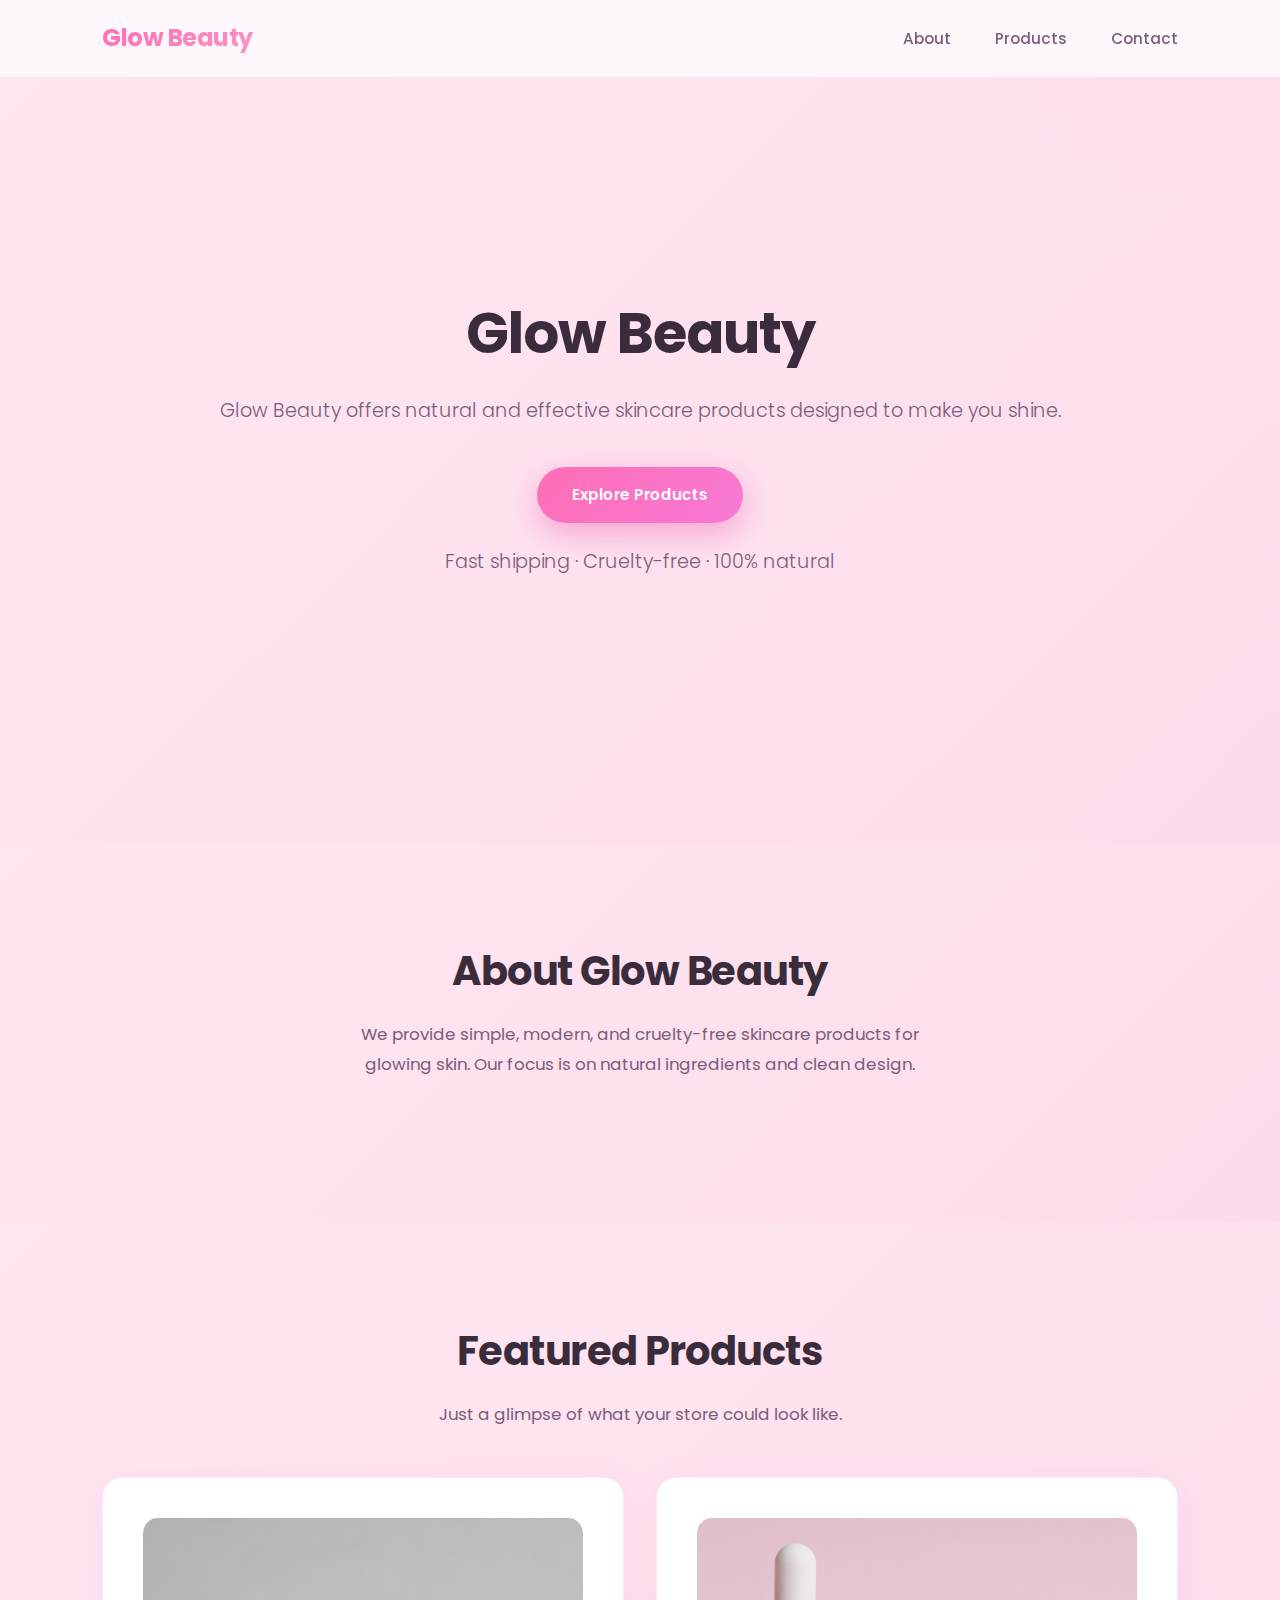
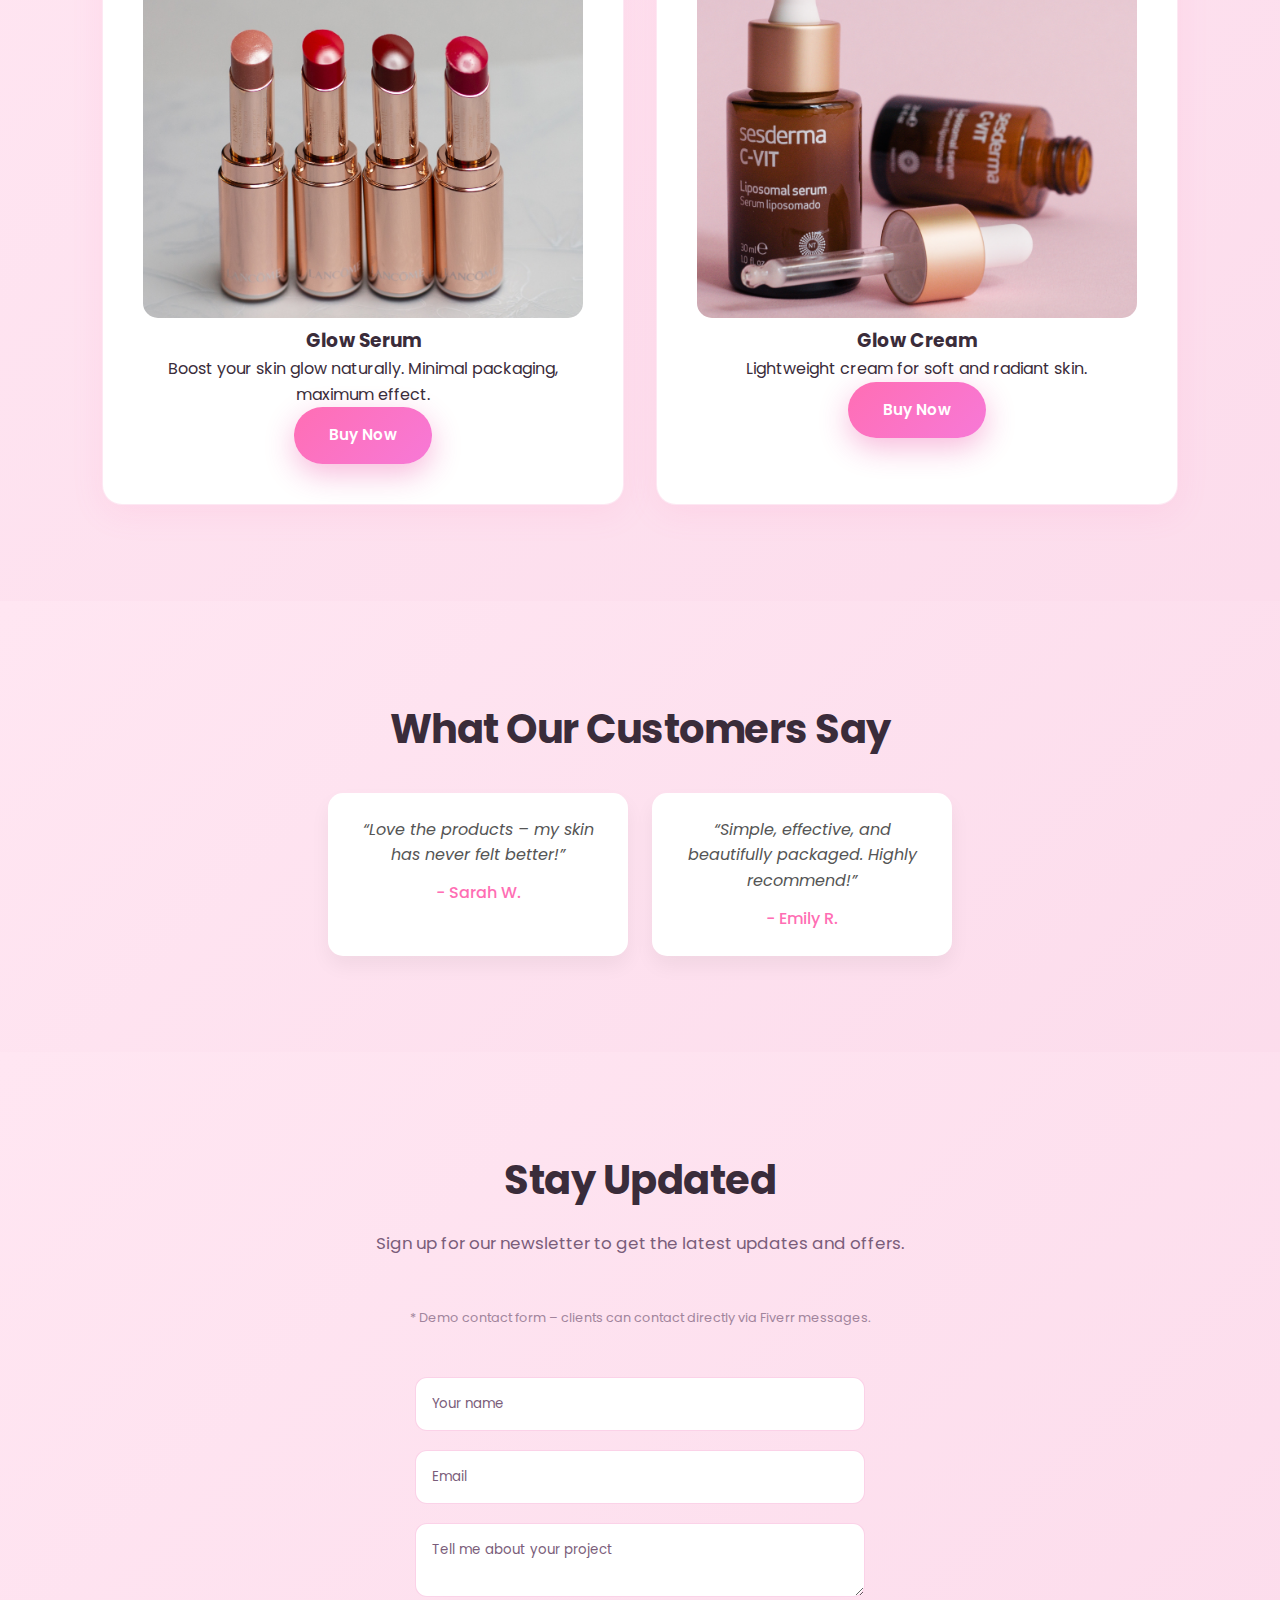
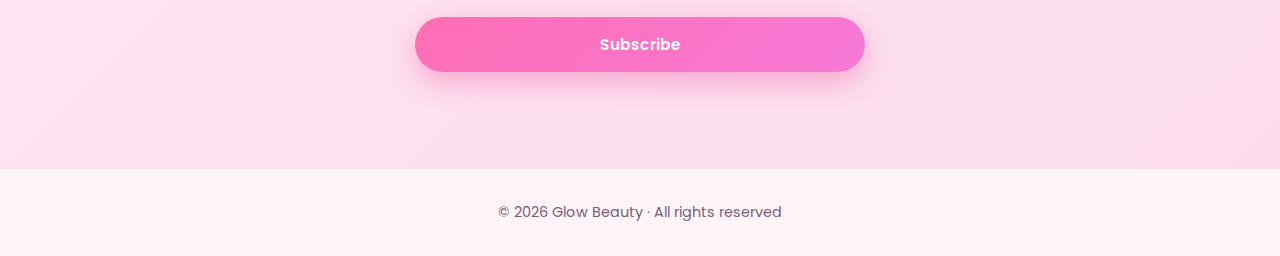
<file: basic/index.html>
<!DOCTYPE html>
<html lang="en">
<head>
    <meta charset="UTF-8">
    <meta name="viewport" content="width=device-width, initial-scale=1.0">
    <link rel="stylesheet" href="basic.css" />
    <link rel="preconnect" href="https://fonts.googleapis.com">
    <link rel="preconnect" href="https://fonts.gstatic.com" crossorigin>
    <link href="https://fonts.googleapis.com/css2?family=Poppins:wght@300;400;500;600;700&display=swap" rel="stylesheet">
    <title>Glow Beauty</title>
</head>
<body>
    <header class="navbar">
        <div class="logo">Glow Beauty</div>
        <nav>
            <a href="#about">About</a>
            <a href="#products">Products</a>
            <a href="#contact">Contact</a>
        </nav>
    </header>

    <section class="hero">
        <h1>Glow Beauty</h1>
        <p>Glow Beauty offers natural and effective skincare products designed to make you shine.</p>
        <a href="#products" class="btn">Explore Products</a>
        <p class="hero-subtitle">Fast shipping · Cruelty-free · 100% natural</p>
    </section>

    <section id="about" class="section alt">
        <h2>About Glow Beauty</h2>
        <p>We provide simple, modern, and cruelty-free skincare products for glowing skin. Our focus is on natural ingredients and clean design.</p>
    </section>

    <section id="products" class="section alt">
        <h2>Featured Products</h2>
        <p class="subtitle">Just a glimpse of what your store could look like.</p>
        <div class="grid">
            <div class="card">
                <img src="images/1.png" alt="Glow Serum">
                <h3>Glow Serum</h3>
                <p>Boost your skin glow naturally. Minimal packaging, maximum effect.</p>
                <a href="#" class="btn">Buy Now</a>
            </div>
            <div class="card">
                <img src="images/2.png" alt="Glow Cream">
                <h3>Glow Cream</h3>
                <p>Lightweight cream for soft and radiant skin.</p>
                <a href="#" class="btn">Buy Now</a>
            </div>
        </div>
    </section>

    <section id="testimonials" class="section alt">
        <h2>What Our Customers Say</h2>
        <div class="testimonials">
            <div class="testimonial-card">
            <p>“Love the products – my skin has never felt better!”</p>
            <span>- Sarah W.</span>
            </div>
            <div class="testimonial-card">
            <p>“Simple, effective, and beautifully packaged. Highly recommend!”</p>
            <span>- Emily R.</span>
            </div>
        </div>
    </section>

    <section id="contact" class="section alt">
        <h2>Stay Updated</h2>
        <p>Sign up for our newsletter to get the latest updates and offers.</p>
        <p style="font-size:0.8rem; opacity:0.7;">
            * Demo contact form – clients can contact directly via Fiverr messages.
        </p>
        <form>
        <input type="text" placeholder="Your name" required />
        <input type="email" placeholder="Email" required />
        <textarea placeholder="Tell me about your project"></textarea>
        <button class="btn">Subscribe</button>
        </form>
    </section>

    <footer>
        <p>© 2026 Glow Beauty · All rights reserved</p>
    </footer>

    </body>
</html>
</file>
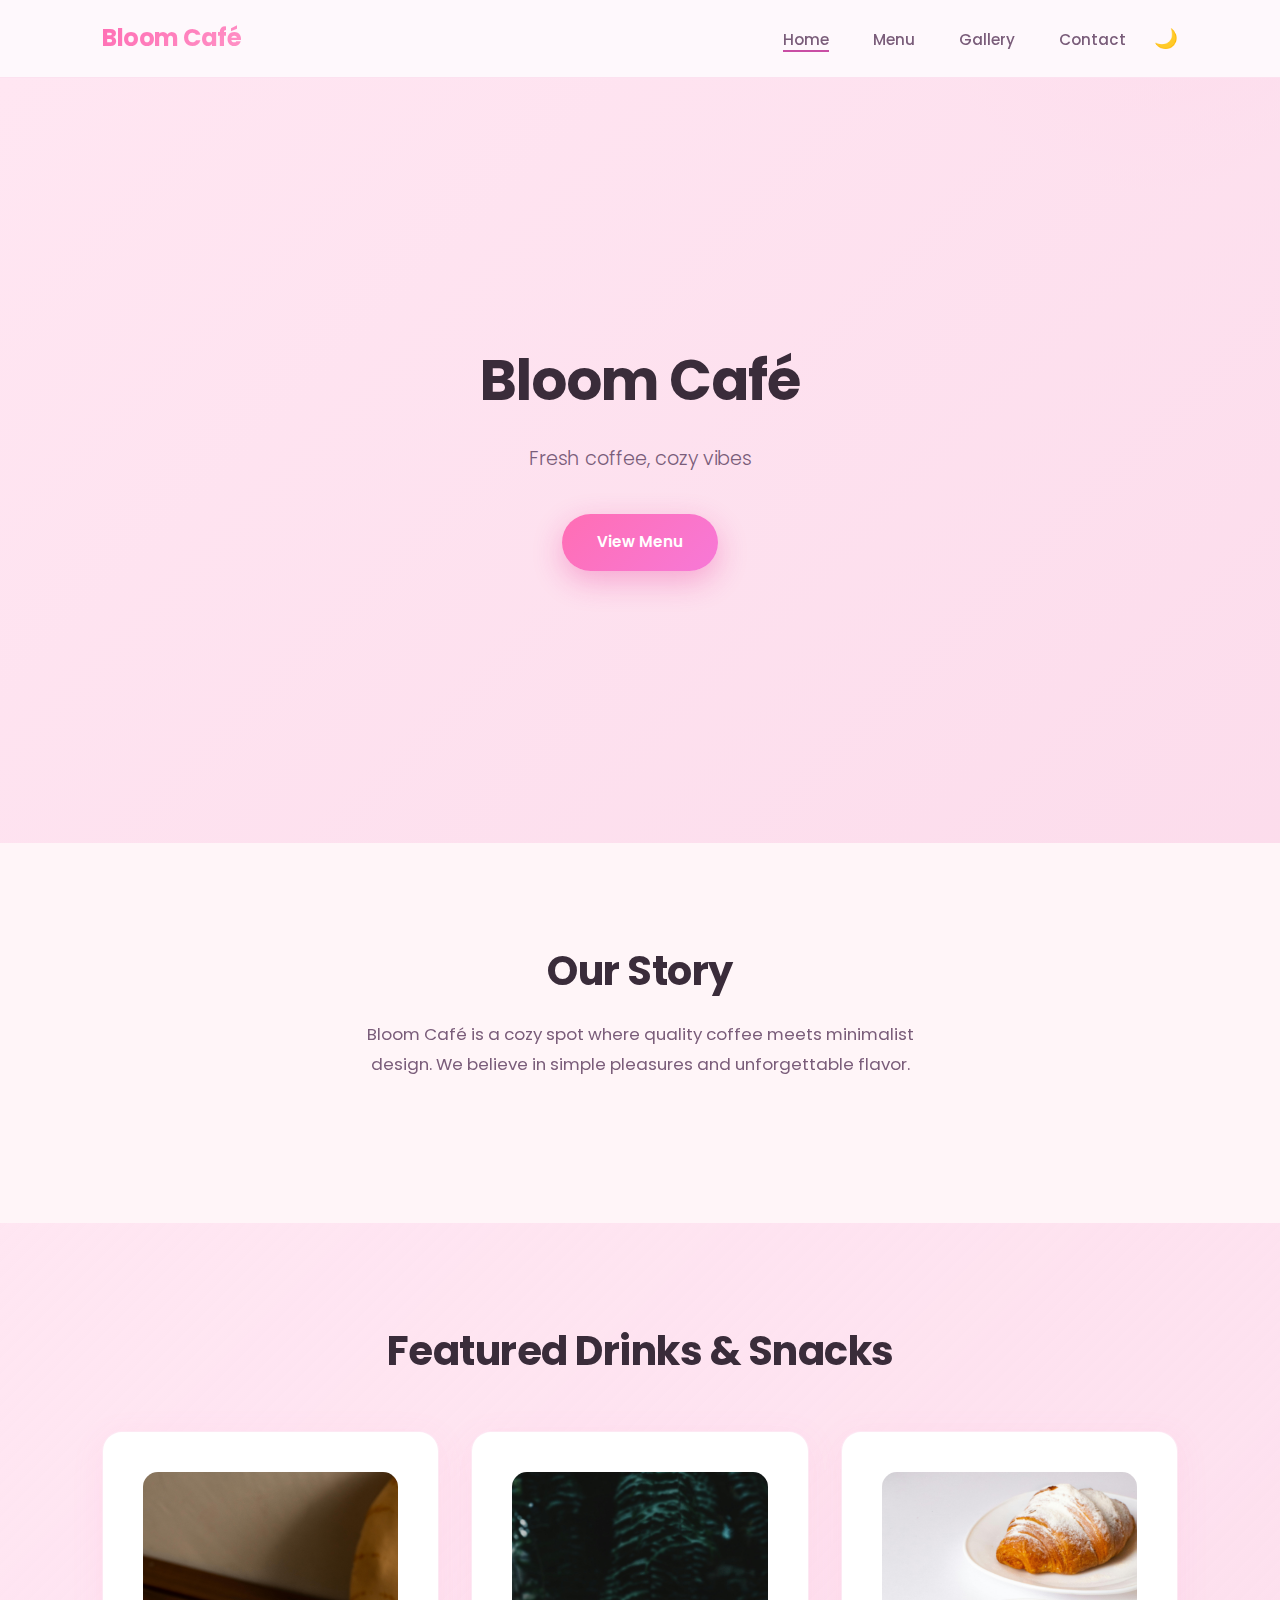
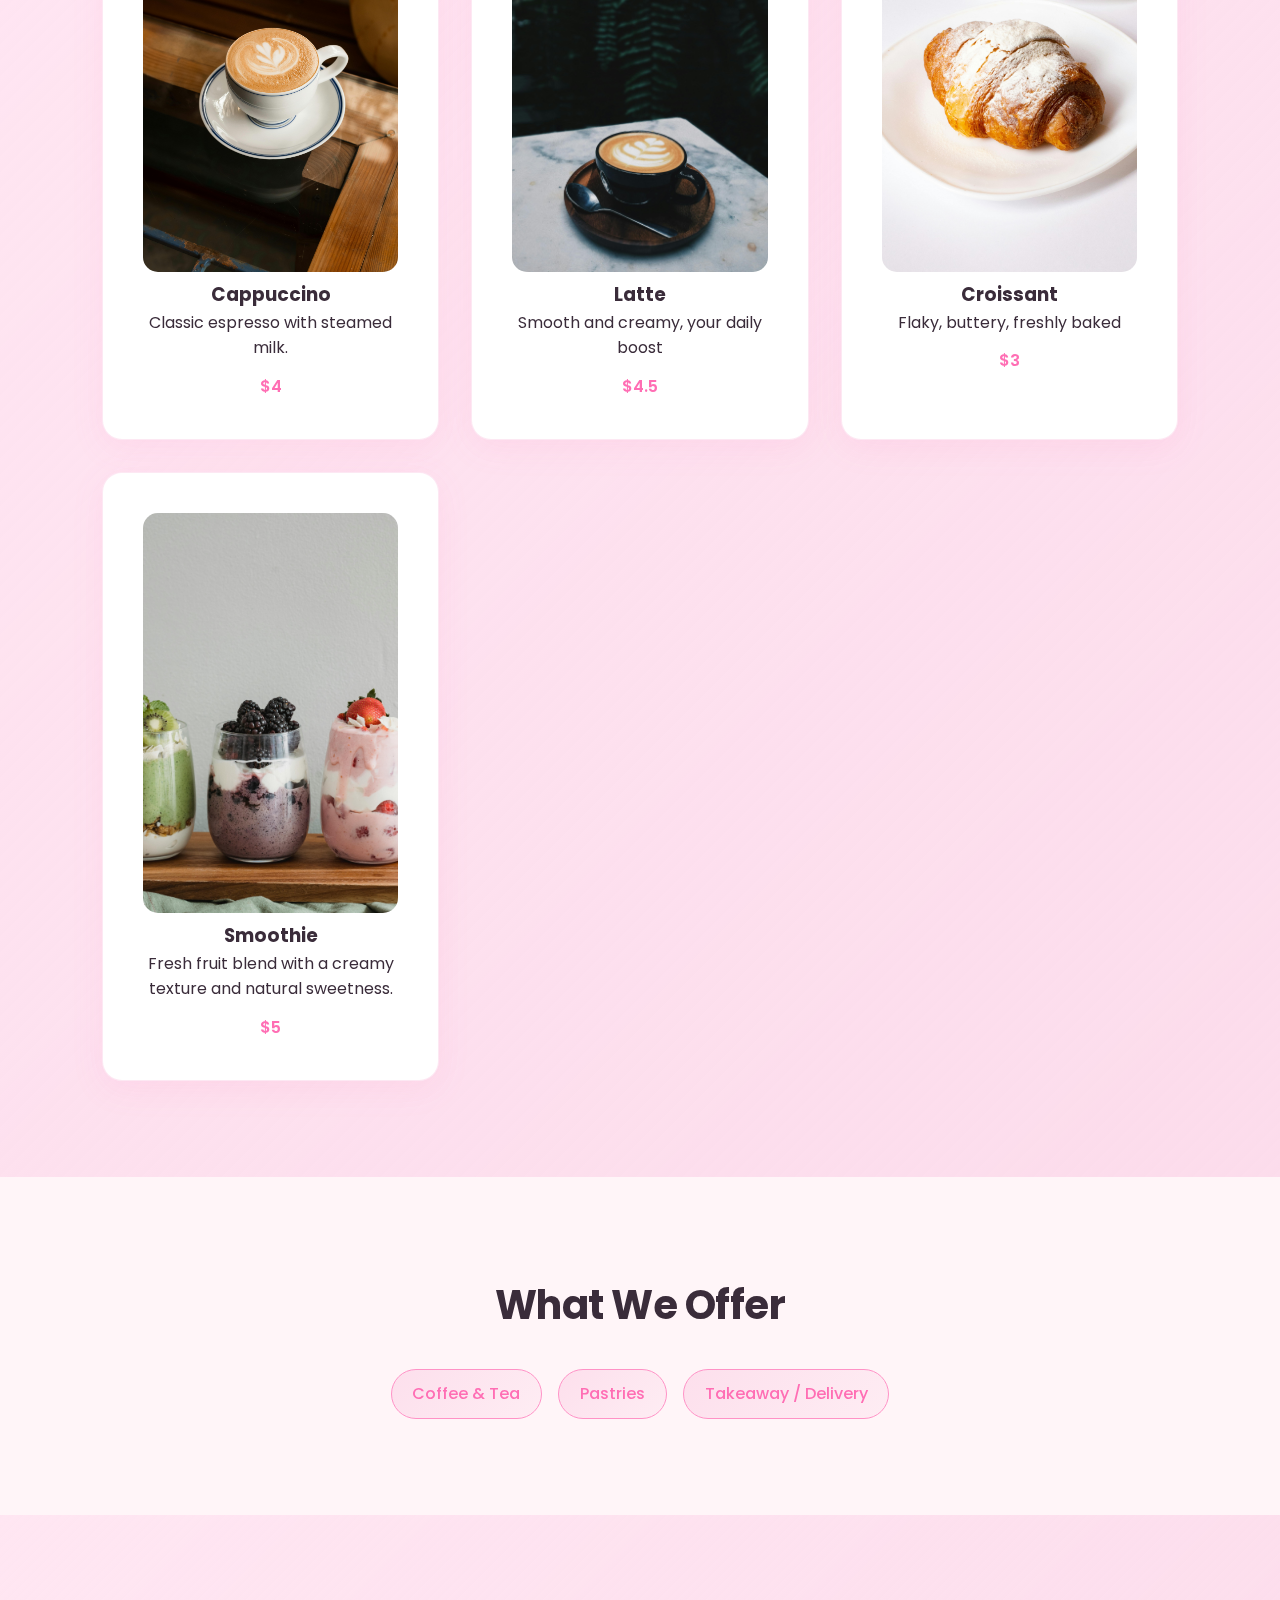
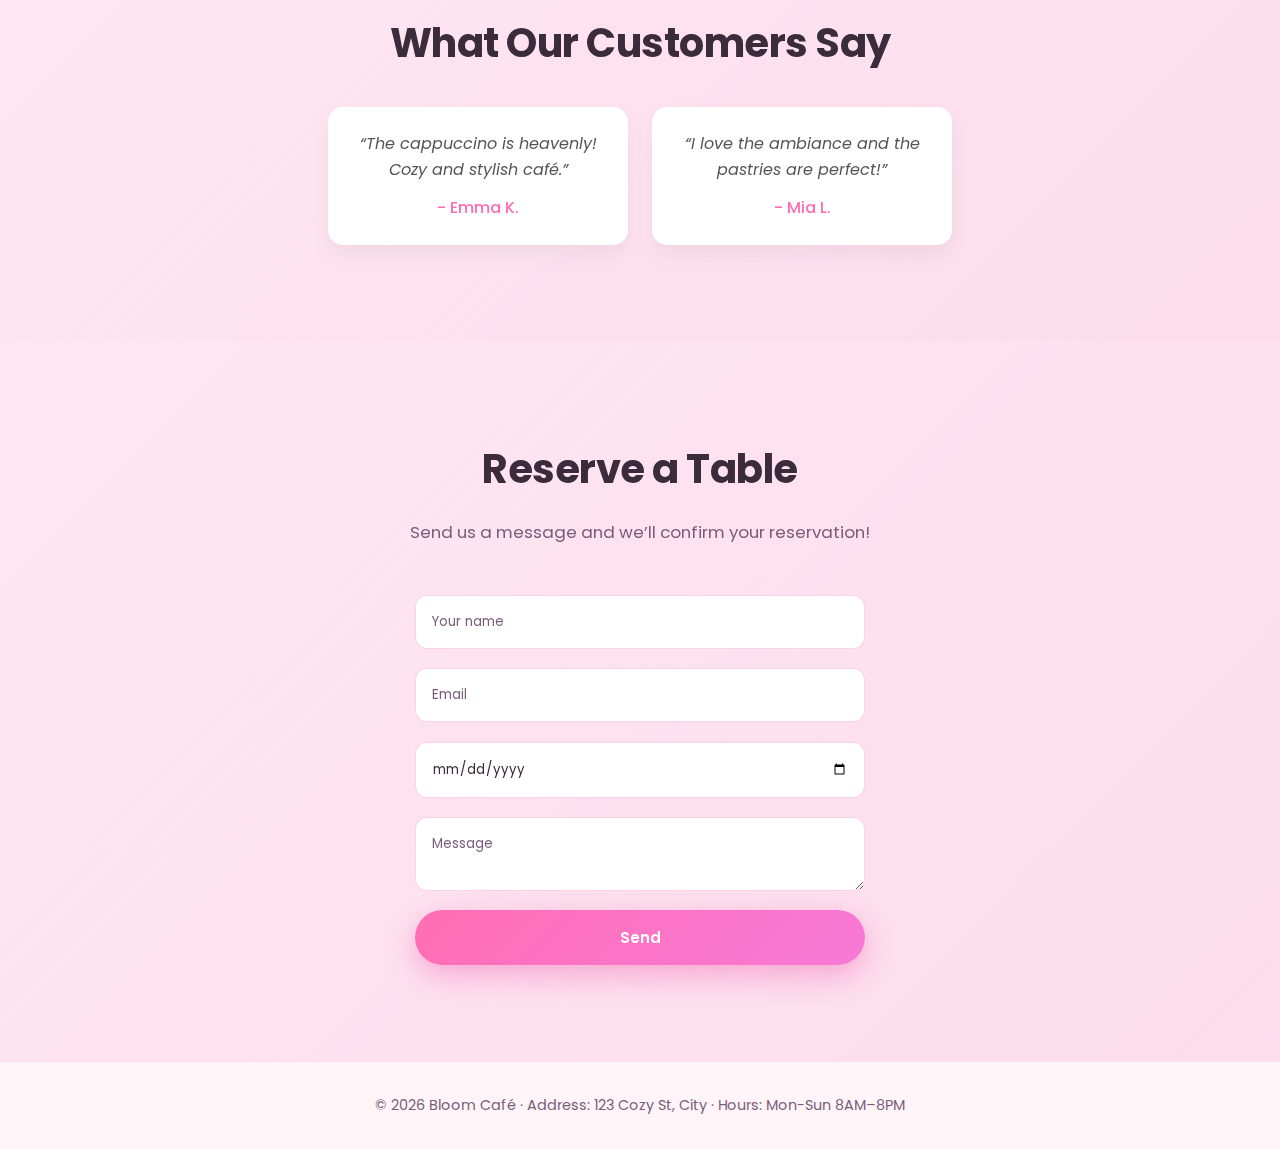
<file: pro/index.html>
<!DOCTYPE html>
<html lang="en">
<head>
    <meta charset="UTF-8">
    <meta name="viewport" content="width=device-width, initial-scale=1.0">
    <link rel="stylesheet" href="pro.css" />
    <link rel="preconnect" href="https://fonts.googleapis.com">
    <link rel="preconnect" href="https://fonts.gstatic.com" crossorigin>
    <link href="https://fonts.googleapis.com/css2?family=Poppins:wght@300;400;500;600;700&display=swap" rel="stylesheet">
    <title>Bloom Café</title>
</head>
<body>
    <header class="navbar">
        <div class="logo">Bloom Café</div>
        <nav>
            <a href="index.html" class="active">Home</a>
            <a href="menu.html">Menu</a>
            <a href="gallery.html">Gallery</a>
            <a href="contact.html">Contact</a>
            <button id="darkToggle">🌙</button>
        </nav>
  </header>

  <section class="hero">
    <h1>Bloom Café</h1>
    <p>Fresh coffee, cozy vibes</p>
    <a href="menu.html" class="btn">View Menu</a>
  </section>

  <section id="about" class="section">
    <h2>Our Story</h2>
    <p>
        Bloom Café is a cozy spot where quality coffee meets minimalist 
        design. We believe in simple pleasures and unforgettable flavor.
    </p>
  </section>

  <section id="featured" class="section alt">
    <h2>Featured Drinks & Snacks</h2>
    <div class="grid">
        <div class="card">
            <img src="images/cappuccino.jpg" alt="Cappuccino">
            <h3>Cappuccino</h3>
            <p>Classic espresso with steamed milk.</p>
            <span class="price">$4</span>
        </div>

        <div class="card">
            <img src="images/latte.jpg" alt="Latte">
            <h3>Latte</h3>
            <p>Smooth and creamy, your daily boost</p>
            <span class="price">$4.5</span>
        </div>

        <div class="card">
            <img src="images/croissant.jpg" alt="Croissant">
            <h3>Croissant</h3>
            <p>Flaky, buttery, freshly baked</p>
            <span class="price">$3</span>
        </div>

        <div class="card">
            <img src="images/smoothie.jpg" alt="Smoothie">
            <h3>Smoothie</h3>
            <p>Fresh fruit blend with a creamy texture and natural sweetness.</p>
            <span class="price">$5</span>
        </div>
    </div>
  </section>

  <section id="services" class="section">
    <h2>What We Offer</h2>

    <div class="services">
        <span>Coffee & Tea</span>
        <span>Pastries</span>
        <span>Takeaway / Delivery</span>
    </div>
  </section>

  <section id="testimonials" class="section alt">
        <h2>What Our Customers Say</h2>
        <div class="testimonials">
            <div class="testimonial-card">
            <p>“The cappuccino is heavenly! Cozy and stylish café.”</p>
            <span>- Emma K.</span>
            </div>
            <div class="testimonial-card">
            <p>“I love the ambiance and the pastries are perfect!”</p>
            <span>- Mia L.</span>
            </div>
        </div>
    </section>

  <section id="contact" class="section alt">
    <h2>Reserve a Table</h2>
    <p>Send us a message and we’ll confirm your reservation!</p>
    <form>
      <input type="text" placeholder="Your name" required />
      <input type="email" placeholder="Email" required />
      <input type="date" placeholder="Date" required>
      <textarea placeholder="Message"></textarea>
      <button class="btn">Send</button>
    </form>
  </section>

  <footer>
    <p>© 2026 Bloom Café · Address: 123 Cozy St, City · Hours: Mon-Sun 8AM–8PM</p>
  </footer>

  <script src="script.js"></script>
</body>
</html>
</file>
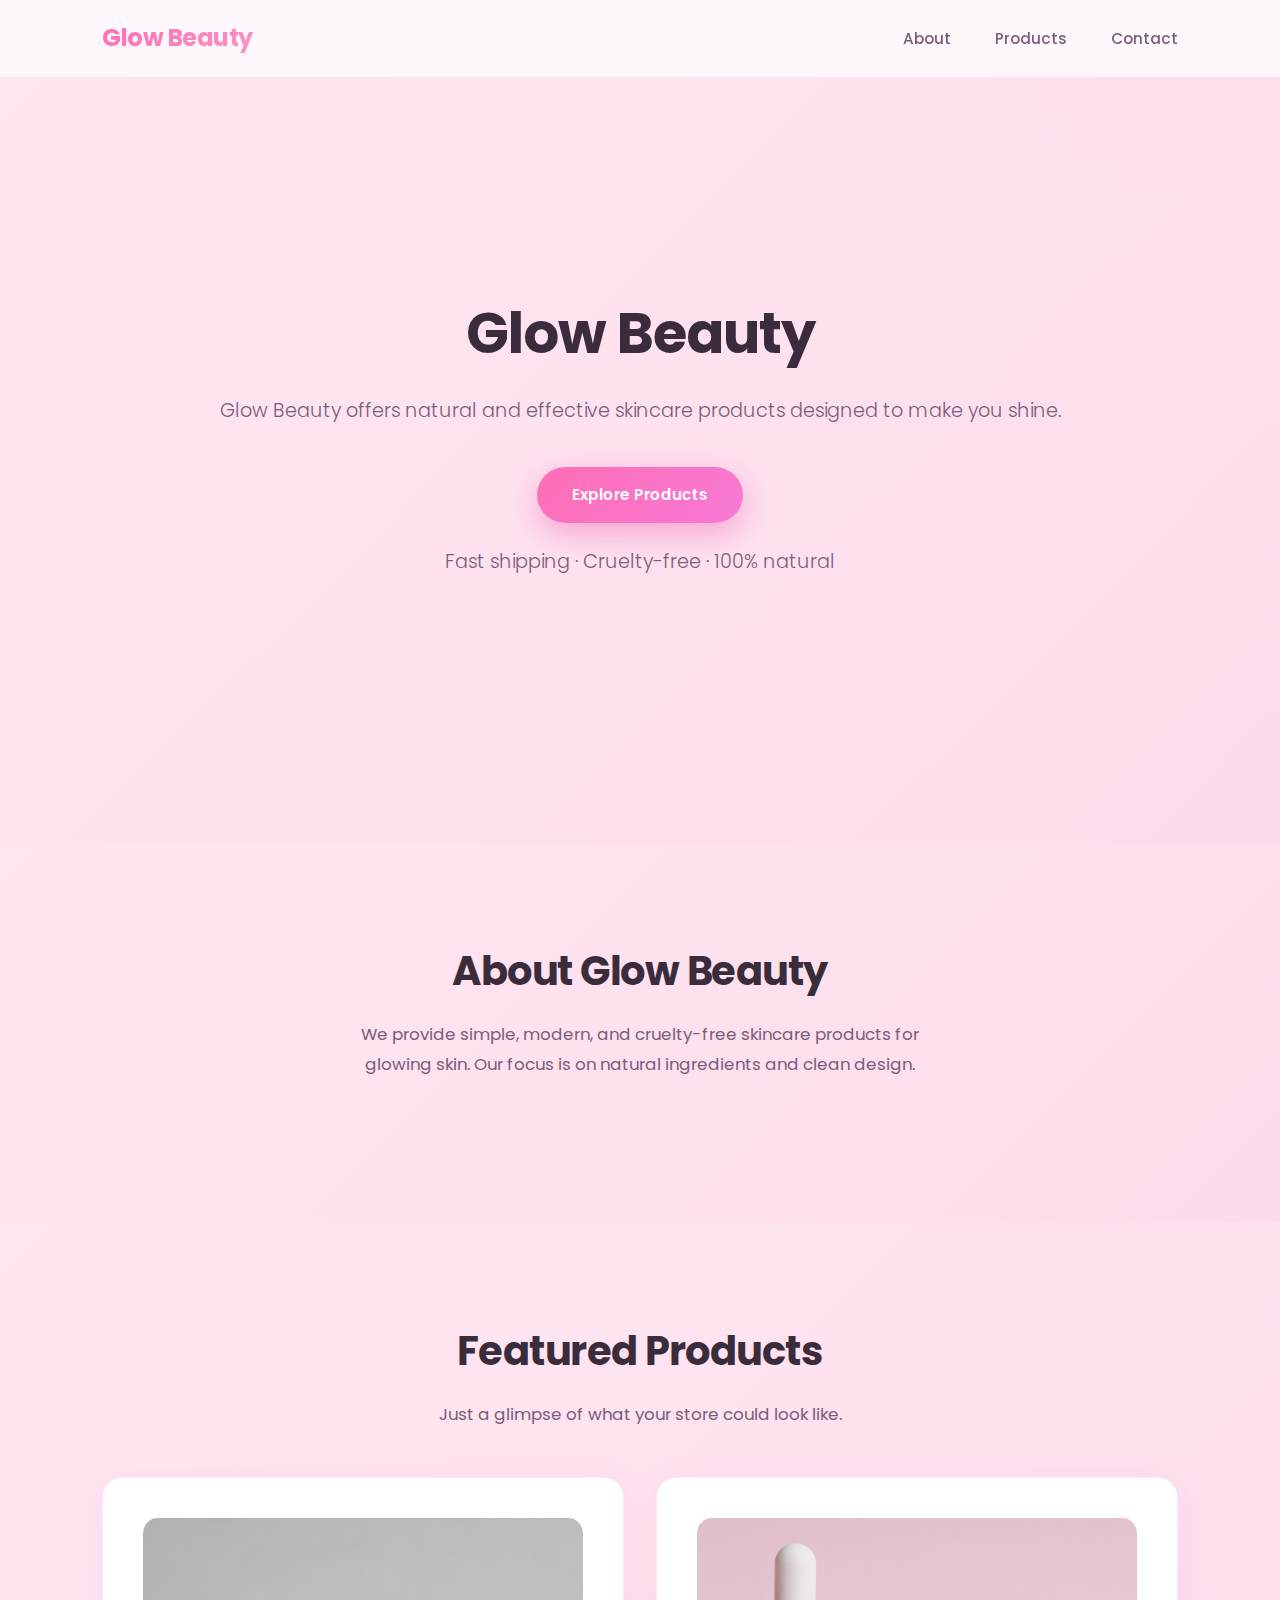
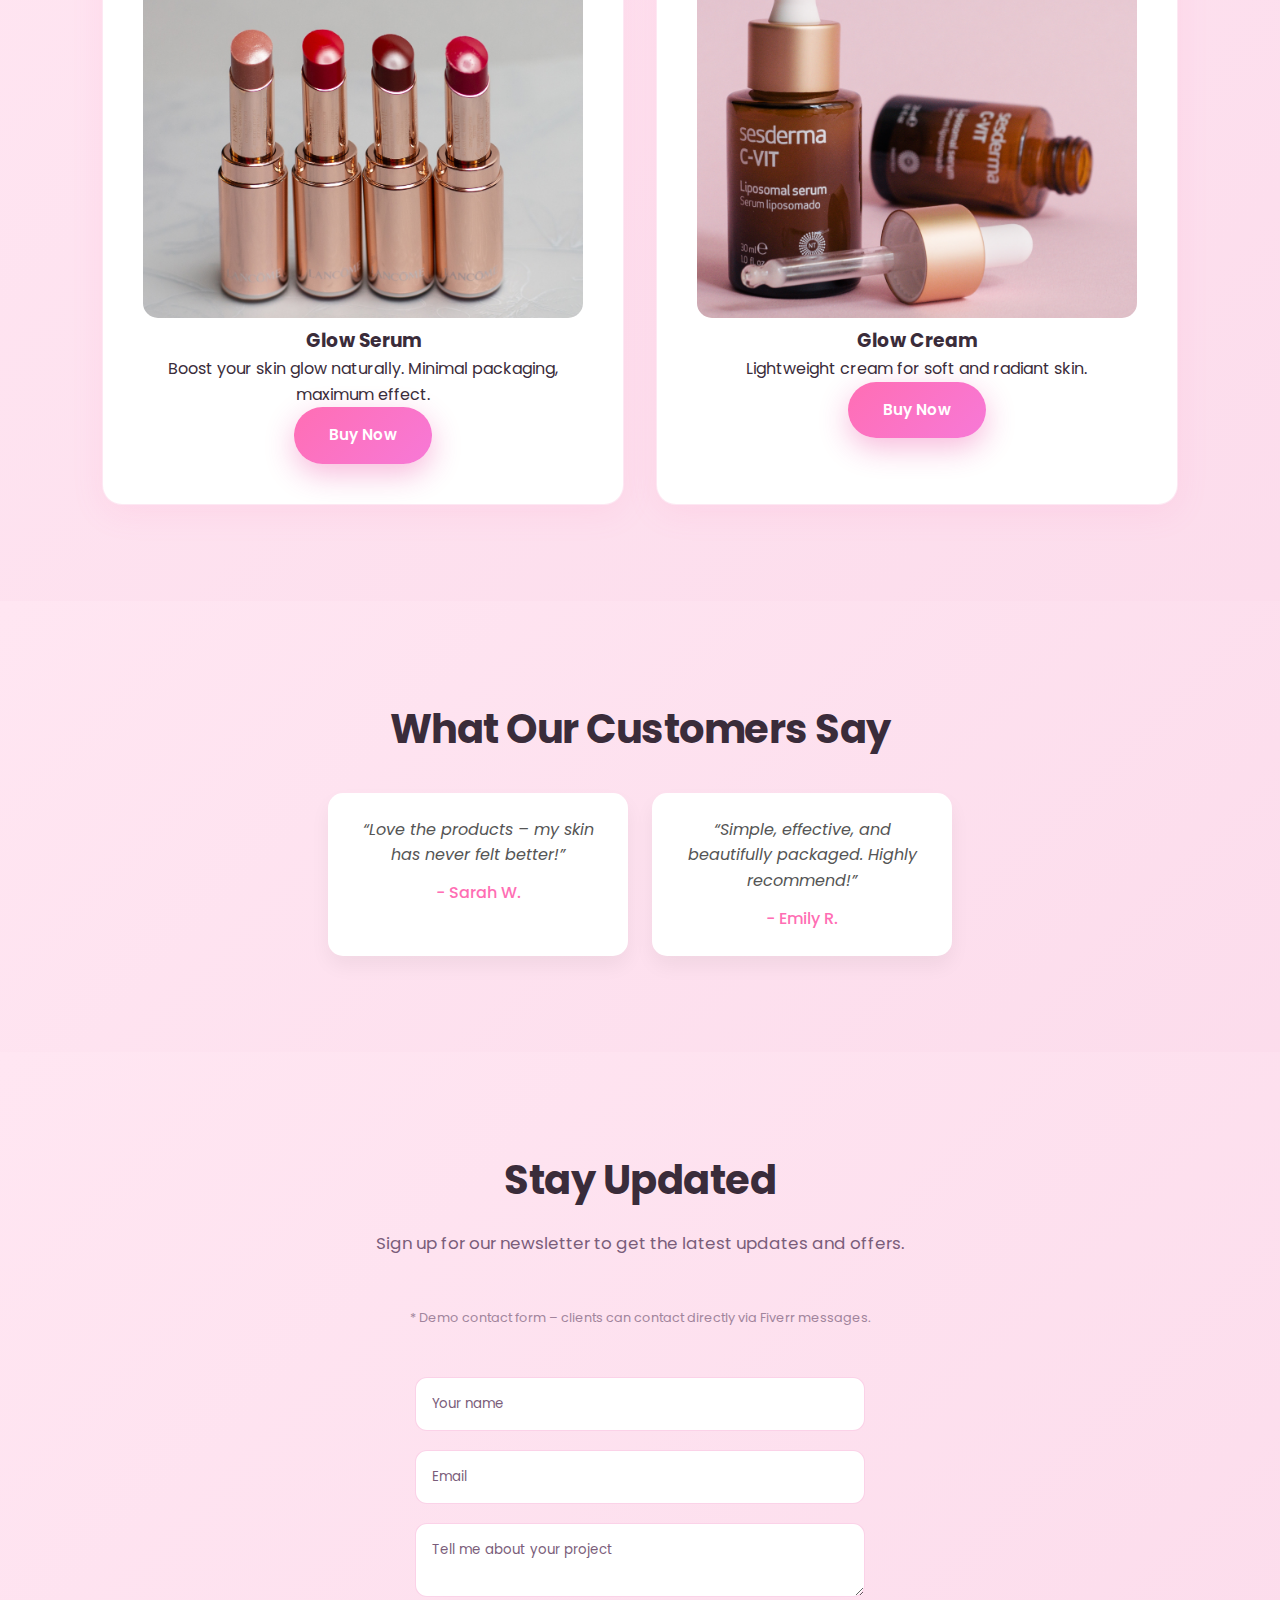
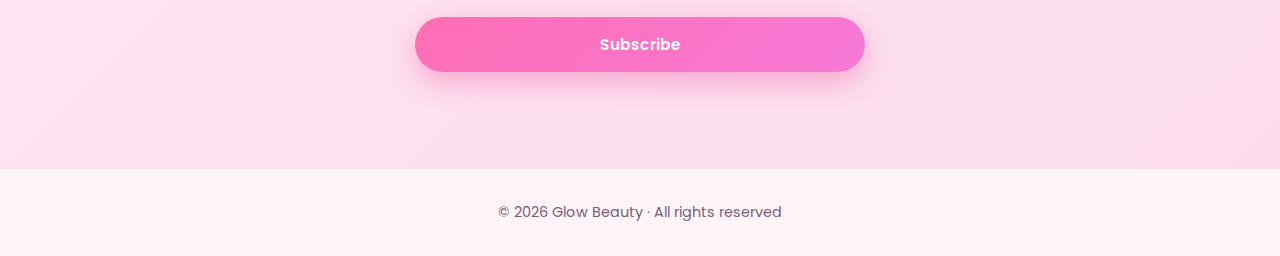
<file: basic/glow-beauty.html>
<!DOCTYPE html>
<html lang="en">
<head>
    <meta charset="UTF-8">
    <meta name="viewport" content="width=device-width, initial-scale=1.0">
    <link rel="stylesheet" href="basic.css" />
    <link rel="preconnect" href="https://fonts.googleapis.com">
    <link rel="preconnect" href="https://fonts.gstatic.com" crossorigin>
    <link href="https://fonts.googleapis.com/css2?family=Poppins:wght@300;400;500;600;700&display=swap" rel="stylesheet">
    <title>Glow Beauty</title>
</head>
<body>
    <header class="navbar">
        <div class="logo">Glow Beauty</div>
        <nav>
            <a href="#about">About</a>
            <a href="#products">Products</a>
            <a href="#contact">Contact</a>
        </nav>
    </header>

    <section class="hero">
        <h1>Glow Beauty</h1>
        <p>Glow Beauty offers natural and effective skincare products designed to make you shine.</p>
        <a href="#products" class="btn">Explore Products</a>
        <p class="hero-subtitle">Fast shipping · Cruelty-free · 100% natural</p>
    </section>

    <section id="about" class="section alt">
        <h2>About Glow Beauty</h2>
        <p>We provide simple, modern, and cruelty-free skincare products for glowing skin. Our focus is on natural ingredients and clean design.</p>
    </section>

    <section id="products" class="section alt">
        <h2>Featured Products</h2>
        <p class="subtitle">Just a glimpse of what your store could look like.</p>
        <div class="grid">
            <div class="card">
                <img src="images/1.png" alt="Glow Serum">
                <h3>Glow Serum</h3>
                <p>Boost your skin glow naturally. Minimal packaging, maximum effect.</p>
                <a href="#" class="btn">Buy Now</a>
            </div>
            <div class="card">
                <img src="images/2.png" alt="Glow Cream">
                <h3>Glow Cream</h3>
                <p>Lightweight cream for soft and radiant skin.</p>
                <a href="#" class="btn">Buy Now</a>
            </div>
        </div>
    </section>

    <section id="testimonials" class="section alt">
        <h2>What Our Customers Say</h2>
        <div class="testimonials">
            <div class="testimonial-card">
            <p>“Love the products – my skin has never felt better!”</p>
            <span>- Sarah W.</span>
            </div>
            <div class="testimonial-card">
            <p>“Simple, effective, and beautifully packaged. Highly recommend!”</p>
            <span>- Emily R.</span>
            </div>
        </div>
    </section>

    <section id="contact" class="section alt">
        <h2>Stay Updated</h2>
        <p>Sign up for our newsletter to get the latest updates and offers.</p>
        <p style="font-size:0.8rem; opacity:0.7;">
            * Demo contact form – clients can contact directly via Fiverr messages.
        </p>
        <form>
        <input type="text" placeholder="Your name" required />
        <input type="email" placeholder="Email" required />
        <textarea placeholder="Tell me about your project"></textarea>
        <button class="btn">Subscribe</button>
        </form>
    </section>

    <footer>
        <p>© 2026 Glow Beauty · All rights reserved</p>
    </footer>

    </body>
</html>
</file>
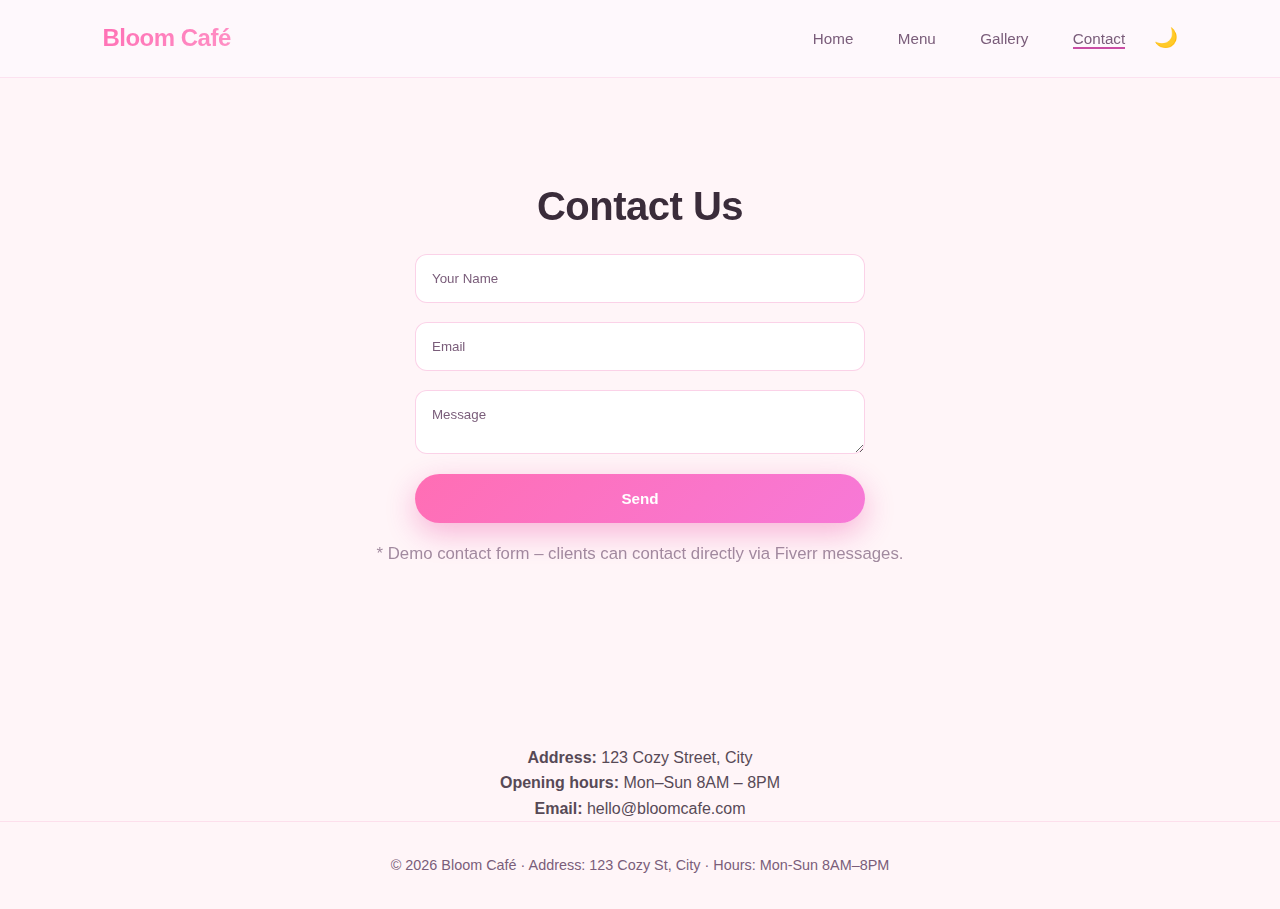
<file: pro/contact.html>
<!DOCTYPE html>
<html lang="en">
<head>
  <meta charset="UTF-8">
  <meta name="viewport" content="width=device-width, initial-scale=1.0">
  <title>Contact – Bloom Café</title>
  <link rel="stylesheet" href="pro.css">
</head>
<body>
  <header class="navbar">
    <div class="logo">Bloom Café</div>
    <nav>
      <a href="index.html">Home</a>
      <a href="menu.html">Menu</a>
      <a href="gallery.html">Gallery</a>
      <a href="contact.html" class="active">Contact</a>
      <button id="darkToggle">🌙</button>
    </nav>
  </header>

  <section class="section">
    <h2>Contact Us</h2>
    <form>
      <input type="text" placeholder="Your Name" required>
      <input type="email" placeholder="Email" required>
      <textarea placeholder="Message"></textarea>
      <button class="btn">Send</button>
    </form>
    <p style="margin-top: 1rem; opacity:0.7;">* Demo contact form – clients can contact directly via Fiverr messages.</p>
  </section>

    <div class="contact-info">
        <p><strong>Address:</strong> 123 Cozy Street, City</p>
        <p><strong>Opening hours:</strong> Mon–Sun 8AM – 8PM</p>
        <p><strong>Email:</strong> hello@bloomcafe.com</p>
    </div>

  <footer>
    <p>© 2026 Bloom Café · Address: 123 Cozy St, City · Hours: Mon-Sun 8AM–8PM</p>
  </footer>

  <script src="script.js"></script>
</body>
</html>
</file>
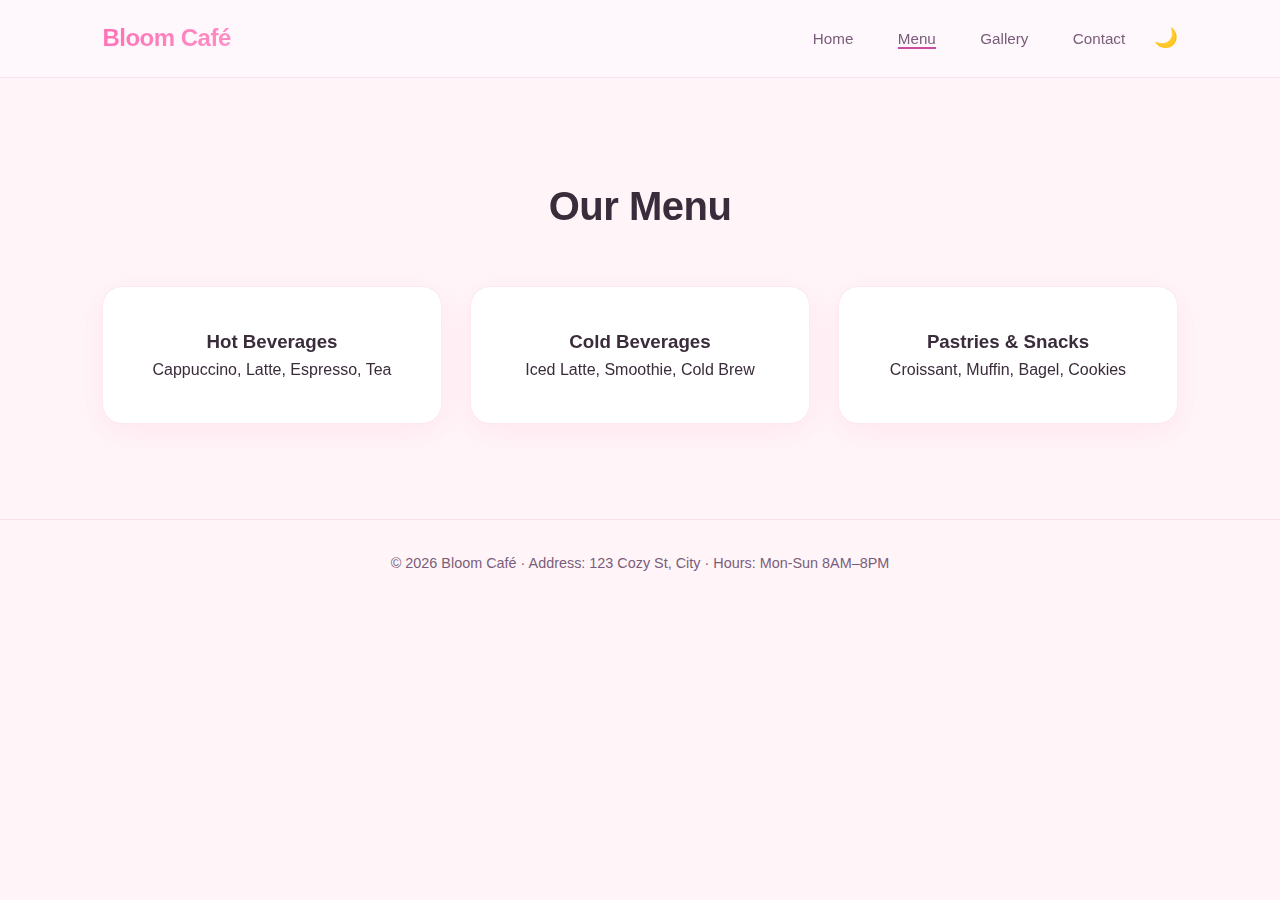
<file: pro/menu.html>
<!DOCTYPE html>
<html lang="en">
<head>
  <meta charset="UTF-8">
  <meta name="viewport" content="width=device-width, initial-scale=1.0">
  <title>Menu – Bloom Café</title>
  <link rel="stylesheet" href="pro.css">
</head>
<body>
  <header class="navbar">
    <div class="logo">Bloom Café</div>
    <nav>
      <a href="index.html">Home</a>
      <a href="menu.html" class="active">Menu</a>
      <a href="gallery.html">Gallery</a>
      <a href="contact.html">Contact</a>
      <button id="darkToggle">🌙</button>
    </nav>
  </header>

  <section class="section">
    <h2>Our Menu</h2>
    <div class="menu-grid">
        <div class="card">
        <h3>Hot Beverages</h3>
        <p>Cappuccino, Latte, Espresso, Tea</p>
      </div>
      <div class="card">
        <h3>Cold Beverages</h3>
        <p>Iced Latte, Smoothie, Cold Brew</p>
      </div>
      <div class="card">
        <h3>Pastries & Snacks</h3>
        <p>Croissant, Muffin, Bagel, Cookies</p>
      </div>
    </div>
  </section>

  <footer>
    <p>© 2026 Bloom Café · Address: 123 Cozy St, City · Hours: Mon-Sun 8AM–8PM</p>
  </footer>
  <script src="script.js"></script>
</body>
</html>
</file>
<file: basic/basic.css>
:root {
  --bg: #fff5f8;
  --accent: #ff6eb4;
  --accent-light: #ff92c6;
  --text: #3a2c3a;
  --text-light: #7a5d7a;
  --soft: #ffe6f2;
  --white: #ffffff;
  --shadow: 0 8px 32px rgba(255, 110, 180, 0.1);
}

* {
  box-sizing: border-box;
  margin: 0;
  padding: 0;
  font-family: 'Poppins', sans-serif;
}

body {
  background: var(--bg);
  color: var(--text);
  line-height: 1.6;
}

.navbar {
  display: flex;
  justify-content: space-between;
  align-items: center;
  padding: 1.2rem 8%;
  position: sticky;
  top: 0;
  background: rgba(254, 248, 252, 0.95);
  backdrop-filter: blur(10px);
  border-bottom: 1px solid rgba(233, 30, 140, 0.1);
  z-index: 100;
}

.logo {
  font-weight: 700;
  font-size: 1.5rem;
  letter-spacing: -0.5px;
  background: linear-gradient(135deg, var(--accent) 0%, var(--accent-light) 100%);
  -webkit-background-clip: text;
  -webkit-text-fill-color: transparent;
  background-clip: text;
}

nav a {
  margin-left: 2.5rem;
  text-decoration: none;
  color: var(--text-light);
  font-weight: 500;
  font-size: 0.95rem;
  transition: all 0.3s ease;
  position: relative;
}

nav a::after {
  content: '';
  position: absolute;
  bottom: -4px;
  left: 0;
  width: 0;
  height: 2px;
  background: var(--accent);
  transition: width 0.3s ease;
}

nav a:hover {
  color: var(--accent);
}

nav a:hover::after {
  width: 100%;
}

.hero {
  min-height: 85vh;
  display: flex;
  flex-direction: column;
  justify-content: center;
  align-items: center;
  text-align: center;
  padding: 0 8%;
  position: relative;
  overflow: hidden;

  background: linear-gradient(135deg, var(--soft) 0%, rgba(245, 163, 208, 0.3) 100%);
}

.hero::before {
  content: '';
  position: absolute;
  top: -50%;
  right: -10%;
  width: 500px;
  height: 500px;
  background: radial-gradient(circle, var(--soft) 0%, transparent 70%);
  border-radius: 50%;
  opacity: 0.6;
  z-index: -1;
}

.hero h1 {
  font-size: 3.5rem;
  font-weight: 700;
  margin-bottom: 0.5rem;
  letter-spacing: -1px;
}

.hero span {
  background: linear-gradient(135deg, var(--accent) 0%, var(--accent-light) 100%);
  -webkit-background-clip: text;
  -webkit-text-fill-color: transparent;
  background-clip: text;
}

.hero p {
  margin: 1.5rem 0 2.5rem;
  font-size: 1.2rem;
  color: var(--text-light);
  font-weight: 300;
}

.hero h1 {
  line-height: 1.1;
}

.btn {
  background: linear-gradient(135deg, var(--accent) 0%, #f779d7 100%);
  color: white;
  padding: 1rem 2.2rem;
  border-radius: 50px;
  text-decoration: none;
  border: none;
  cursor: pointer;
  font-weight: 600;
  font-size: 0.95rem;
  transition: all 0.3s ease;
  box-shadow: 0 10px 30px rgba(233, 30, 140, 0.3);
  display: inline-block;
}

.btn:hover {
  transform: translateY(-3px);
  box-shadow: 0 15px 40px rgba(233, 30, 140, 0.4);
}

.hero-subtitle {
  margin-top: 1rem;
  font-weight: 400;
  color: var(--text-light);
  font-size: 1rem;
}

.section {
  padding: 6rem 8%;
  text-align: center;
}

.section h2 {
  font-size: 2.5rem;
  margin-bottom: 1rem;
  font-weight: 700;
  letter-spacing: -0.5px;
}

.section > p {
  color: var(--text-light);
  max-width: 600px;
  margin: 0 auto 3rem;
  font-size: 1.05rem;
  line-height: 1.8;
}

.alt {
  background: linear-gradient(135deg, var(--soft) 0%, rgba(245, 163, 208, 0.3) 100%);
}

.grid {
  display: grid;
  grid-template-columns: repeat(auto-fit, minmax(280px, 1fr));
  gap: 2rem;
  margin-top: 3rem;
}

.card {
  background: var(--white);
  padding: 2.5rem;
  border-radius: 20px;
  box-shadow: var(--shadow);
  transition: all 0.3s ease;
  border: 1px solid rgba(233, 30, 140, 0.1);
}
.card-link {
   text-decoration: none; 
  color: inherit;
  display: block; 
}
.card h3,
.card p,
.card span {
  position: relative;
  z-index: 2;
}
.card img {
  width: 100%;       
  height: 400px;   
  border-radius: 15px;
  object-fit: cover; 
}

.card:hover {
  transform: translateY(-8px);
  box-shadow: 0 15px 40px rgba(233, 30, 140, 0.2);
  cursor: pointer;
  transform: scale(1.05);
  transition: transform 0.4s ease;
}

.testimonials {
  display: flex;
  justify-content: center;
  gap: 1.5rem;
  flex-wrap: wrap;
  margin-top: 2rem;
}

.testimonial-card {
  background: white;
  padding: 1.5rem;
  border-radius: 15px;
  max-width: 300px;
  box-shadow: 0 10px 20px rgba(0,0,0,0.05);
  text-align: center;
}

.testimonial-card p {
  font-style: italic;
  margin-bottom: 0.8rem;
  color: #555;
}

.testimonial-card span {
  font-weight: 500;
  color: var(--accent);
}

form {
  max-width: 450px;
  margin: auto;
  display: flex;
  flex-direction: column;
  gap: 1.2rem;
}

input, textarea {
  padding: 1rem;
  border-radius: 12px;
  border: 1.5px solid rgba(233, 30, 140, 0.2);
  background: var(--white);
  color: var(--text);
  font-family: 'Poppins', sans-serif;
  transition: all 0.3s ease;
}

input::placeholder, textarea::placeholder {
  color: var(--text-light);
}

input:focus, textarea:focus {
  outline: none;
  border-color: var(--accent);
  box-shadow: 0 0 0 3px rgba(233, 30, 140, 0.1);
}

submit {
  font-size: 1rem;
}

footer {
  text-align: center;
  padding: 2rem;
  font-size: 0.9rem;
  color: var(--text-light);
  border-top: 1px solid rgba(233, 30, 140, 0.1);
}

@media (max-width: 768px) {
  .hero h1 {
    font-size: 2.5rem;
  }
  
  .section h2 {
    font-size: 2rem;
  }
  
  nav a {
    margin-left: 1.5rem;
    font-size: 0.85rem;
  }
  
  .navbar {
    padding: 1rem 5%;
  }
  
  .section {
    padding: 4rem 5%;
  }
}
</file>
<file: pro/pro.css>
:root {
  --bg: #fff5f8;
  --accent: #ff6eb4;
  --accent-light: #ff92c6;
  --text: #3a2c3a;
  --text-light: #7a5d7a;
  --soft: #ffe6f2;
  --white: #ffffff;
  --shadow: 0 8px 32px rgba(255, 110, 180, 0.1);
}

* {
  box-sizing: border-box;
  margin: 0;
  padding: 0;
  font-family: 'Poppins', sans-serif;
}

body {
  background: var(--bg);
  color: var(--text);
  line-height: 1.6;
}

.navbar {
  display: flex;
  justify-content: space-between;
  align-items: center;
  padding: 1.2rem 8%;
  position: sticky;
  top: 0;
  background: rgba(254, 248, 252, 0.95);
  backdrop-filter: blur(10px);
  border-bottom: 1px solid rgba(233, 30, 140, 0.1);
  z-index: 100;
}

.logo {
  font-weight: 700;
  font-size: 1.5rem;
  letter-spacing: -0.5px;
  background: linear-gradient(135deg, var(--accent) 0%, var(--accent-light) 100%);
  -webkit-background-clip: text;
  -webkit-text-fill-color: transparent;
  background-clip: text;
}

nav a {
  margin-left: 2.5rem;
  text-decoration: none;
  color: var(--text-light);
  font-weight: 500;
  font-size: 0.95rem;
  transition: all 0.3s ease;
  position: relative;
}

nav a::after {
  content: '';
  position: absolute;
  bottom: -4px;
  left: 0;
  width: 0;
  height: 2px;
  background: var(--accent);
  transition: width 0.3s ease;
}

nav a:hover {
  color: var(--accent);
}

nav a:hover::after {
  width: 100%;
}

nav a.active {
  border-bottom: 2px solid #c94da4;
}

.hero {
  min-height: 85vh;
  display: flex;
  flex-direction: column;
  justify-content: center;
  align-items: center;
  text-align: center;
  padding: 0 8%;
  position: relative;
  overflow: hidden;

  background: linear-gradient(135deg, var(--soft) 0%, rgba(245, 163, 208, 0.3) 100%);
}

.hero::before {
  content: '';
  position: absolute;
  top: -50%;
  right: -10%;
  width: 500px;
  height: 500px;
  background: radial-gradient(circle, var(--soft) 0%, transparent 70%);
  border-radius: 50%;
  opacity: 0.6;
  z-index: -1;
}

.hero h1 {
  font-size: 3.5rem;
  font-weight: 700;
  margin-bottom: 0.5rem;
  letter-spacing: -1px;
}

.hero span {
  background: linear-gradient(135deg, var(--accent) 0%, var(--accent-light) 100%);
  -webkit-background-clip: text;
  -webkit-text-fill-color: transparent;
  background-clip: text;
}

.hero p {
  margin: 1.5rem 0 2.5rem;
  font-size: 1.2rem;
  color: var(--text-light);
  font-weight: 300;
}

.hero h1 {
  line-height: 1.1;
}

.btn {
  background: linear-gradient(135deg, var(--accent) 0%, #f779d7 100%);
  color: white;
  padding: 1rem 2.2rem;
  border-radius: 50px;
  text-decoration: none;
  border: none;
  cursor: pointer;
  font-weight: 600;
  font-size: 0.95rem;
  transition: all 0.3s ease;
  box-shadow: 0 10px 30px rgba(233, 30, 140, 0.3);
  display: inline-block;
}

.btn:hover {
  transform: translateY(-3px);
  box-shadow: 0 15px 40px rgba(233, 30, 140, 0.4);
}

.hero-subtitle {
  margin-top: 1rem;
  font-weight: 400;
  color: var(--text-light);
  font-size: 1rem;
}

.section {
  padding: 6rem 8%;
  text-align: center;
  will-change: transform, opacity;
}

.section h2 {
  font-size: 2.5rem;
  margin-bottom: 1rem;
  font-weight: 700;
  letter-spacing: -0.5px;
}

.section > p {
  color: var(--text-light);
  max-width: 600px;
  margin: 0 auto 3rem;
  font-size: 1.05rem;
  line-height: 1.8;
}

.alt {
  background: linear-gradient(135deg, var(--soft) 0%, rgba(245, 163, 208, 0.3) 100%);
}

.grid {
  display: grid;
  grid-template-columns: repeat(auto-fit, minmax(280px, 1fr));
  gap: 2rem;
  margin-top: 3rem;
}

.card {
  background: var(--white);
  padding: 2.5rem;
  border-radius: 20px;
  box-shadow: var(--shadow);
  transition: all 0.3s ease;
  border: 1px solid rgba(233, 30, 140, 0.1);
}
.card-link {
   text-decoration: none; 
  color: inherit;
  display: block; 
}
.card h3,
.card p,
.card span {
  position: relative;
  z-index: 2;
}
.card img {
  width: 100%;       
  height: 400px;   
  border-radius: 15px;
  object-fit: cover; 
}

.card:hover {
  transform: translateY(-8px) scale(1.05);
  box-shadow: 0 15px 40px rgba(233, 30, 140, 0.2);
  cursor: pointer;
  transition: transform 0.4s ease;
}

.price {
  color: var(--accent);
  font-weight: 600;
  display: block;
  margin-top: 0.8rem;
}

.services {
  display: flex;
  flex-wrap: wrap;
  justify-content: center;
  gap: 1rem;
  margin-top: 2rem;
}

.services span {
  display: inline-block;
  padding: 0.7rem 1.3rem;
  background: linear-gradient(135deg, rgba(233, 30, 140, 0.1) 0%, rgba(245, 163, 208, 0.1) 100%);
  border-radius: 25px;
  font-weight: 500;
  color: var(--accent);
  border: 1px solid var(--accent-light);
  transition: all 0.3s ease;
}

.services span:hover {
  background: linear-gradient(135deg, var(--accent) 0%, var(--accent-light) 100%);
  color: white;
  transform: scale(1.05);
}

.testimonials {
  display: flex;
  justify-content: center;
  gap: 1.5rem;
  flex-wrap: wrap;
  margin-top: 2rem;
}

.testimonial-card {
  background: white;
  padding: 1.5rem;
  border-radius: 15px;
  max-width: 300px;
  box-shadow: 0 10px 20px rgba(0,0,0,0.05);
  text-align: center;
}

.testimonial-card p {
  font-style: italic;
  margin-bottom: 0.8rem;
  color: #555;
}

.testimonial-card span {
  font-weight: 500;
  color: var(--accent);
}

form {
  max-width: 450px;
  margin: auto;
  display: flex;
  flex-direction: column;
  gap: 1.2rem;
}

input, textarea {
  padding: 1rem;
  border-radius: 12px;
  border: 1.5px solid rgba(233, 30, 140, 0.2);
  background: var(--white);
  color: var(--text);
  font-family: 'Poppins', sans-serif;
  transition: all 0.3s ease;
}

input::placeholder, textarea::placeholder {
  color: var(--text-light);
}

input:focus, textarea:focus {
  outline: none;
  border-color: var(--accent);
  box-shadow: 0 0 0 3px rgba(233, 30, 140, 0.1);
}

submit {
  font-size: 1rem;
}

footer {
  text-align: center;
  padding: 2rem;
  font-size: 0.9rem;
  color: var(--text-light);
  border-top: 1px solid rgba(233, 30, 140, 0.1);
}

@media (max-width: 768px) {
  .hero h1 {
    font-size: 2.5rem;
  }
  
  .section h2 {
    font-size: 2rem;
  }
  
  nav a {
    margin-left: 1.5rem;
    font-size: 0.85rem;
  }
  
  .navbar {
    padding: 1rem 5%;
  }
  
  .section {
    padding: 4rem 5%;
  }
}

.menu-grid {
  display: grid;
  grid-template-columns: repeat(auto-fit, minmax(220px, 1fr));
  gap: 1.8rem;
  margin-top: 3rem;
}

.menu-item {
  background: var(--white);
  padding: 1.8rem;
  border-radius: 18px;
  box-shadow: var(--shadow);
  transition: 0.3s ease;
}

.menu-item:hover {
  transform: translateY(-5px);
}

.menu-item h3 {
  margin-bottom: 0.4rem;
}

.price {
  color: var(--accent);
  font-weight: 600;
}

.gallery-grid {
  display: grid;
  grid-template-columns: repeat(3, 1fr);
  grid-template-rows: repeat(2, 350px);
  gap: 1.5rem;
  grid-template-areas:
    "h1 h2 v1"
    "h3 h4 v1"; 
}

.gallery-grid img:nth-child(1) { grid-area: h1; object-fit: cover; }
.gallery-grid img:nth-child(2) { grid-area: h2; object-fit: cover; }
.gallery-grid img:nth-child(3) { grid-area: v1; object-fit: cover; }
.gallery-grid img:nth-child(4) { grid-area: h3; object-fit: cover; }

.gallery-grid img {
  width: 100%;
  border-radius: 16px;
  cursor: pointer;
  transition: 0.3s ease;
}

.gallery-grid img:hover {
  transform: scale(1.05);
}

.lightbox {
  position: fixed;
  inset: 0;
  background: rgba(0,0,0,0.8);
  display: none;
  justify-content: center;
  align-items: center;
}

.lightbox.show {
  display: flex;
}

.lightbox img {
  max-width: 90%;
  max-height: 90%;
  border-radius: 10px;
}

.contact-info {
  margin-top: 2rem;
  opacity: 0.85;
  text-align: center;
}

.dark-mode {
  --bg: #121212;
  --text: #f3f3f3;
  --text-light: #c9c9c9;
  --white: #1e1e1e;
  --soft: #1a1a1a;
}

.dark-mode .navbar {
  background: rgba(25,25,25,0.95);
}

#darkToggle {
  background: none;
  border: none;
  cursor: pointer;
  font-size: 1.2rem;
  margin-left: 1.5rem;
  transition: transform 0.2s ease;
}

#darkToggle:hover {
  transform: scale(1.2);
}
</file>
